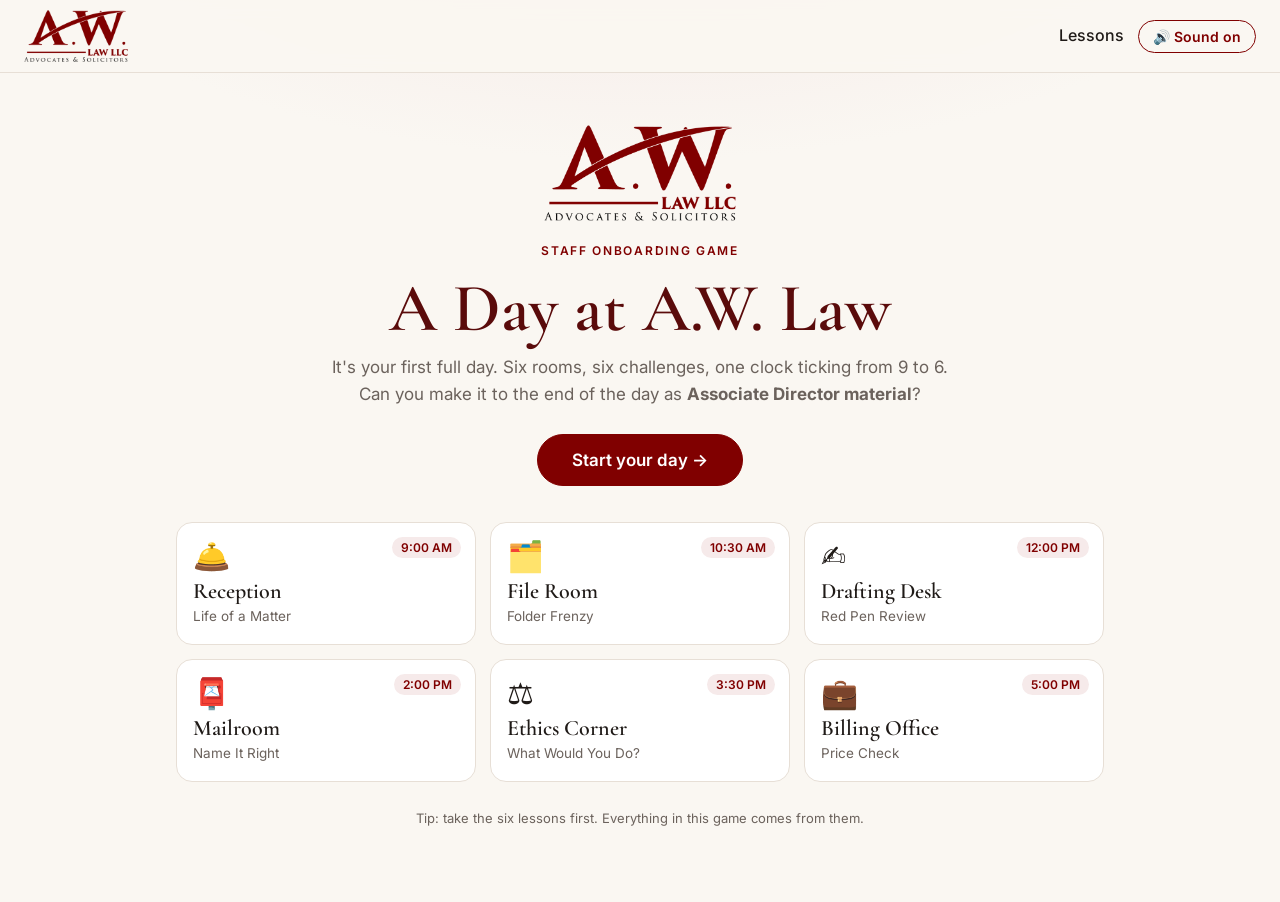
<file: game.html>
<!doctype html>
<html lang="en">
<head>
<meta charset="utf-8">
<meta name="viewport" content="width=device-width, initial-scale=1">
<title>A Day at A.W. Law</title>
<meta name="description" content="An onboarding game for new staff of A.W. Law LLC.">
<link rel="icon" type="image/png" href="assets/logo.png">
<link rel="preconnect" href="https://fonts.googleapis.com">
<link rel="preconnect" href="https://fonts.gstatic.com" crossorigin>
<link href="https://fonts.googleapis.com/css2?family=Cormorant+Garamond:wght@500;600;700&family=Inter:wght@400;500;600;700&display=swap" rel="stylesheet">
<link rel="stylesheet" href="styles.css?v=7">
<link rel="stylesheet" href="game.css?v=7">
</head>
<body class="game">
<header class="topbar">
  <a href="./" class="brand" aria-label="Back to onboarding"><img src="assets/logo.png" alt="A.W. Law LLC — Advocates &amp; Solicitors"></a>
  <nav class="topnav">
    <a href="./" class="navlink">Lessons</a>
    <button class="btn btn-ghost btn-sm" id="mute" type="button" aria-pressed="false">🔊 Sound on</button>
  </nav>
</header>

<div class="hud" id="hud" hidden>
  <div class="hud-clock"><span class="clock-face" id="clockFace"></span><b id="clock">9:00 AM</b></div>
  <div class="hud-room" id="hudRoom"></div>
  <div class="hud-stats">
    <span title="Streak" id="streak" class="streak"></span>
    <span class="score"><small>Score</small><b id="score">0</b></span>
  </div>
</div>

<main id="stage" class="stage" tabindex="-1"></main>

<script src="game.js?v=7"></script>
</body>
</html>
</file>
<file: styles.css>
:root{
  --maroon:#800000; --maroon-deep:#5a0b0b; --maroon-tint:#f6eaea;
  --paper:#faf7f2; --card:#ffffff; --ink:#1f1a17; --muted:#6b625c; --line:#e7dfd6;
  --ok:#1e6b45; --ok-tint:#e6f2eb; --bad:#a3261b; --bad-tint:#f9e7e5;
  --serif:"Cormorant Garamond", Georgia, "Times New Roman", serif;
  --sans:"Inter", system-ui, -apple-system, "Segoe UI", sans-serif;
  --mono: ui-monospace, "SFMono-Regular", Menlo, Consolas, monospace;
  --radius:14px;
}
*{box-sizing:border-box}
html{scroll-behavior:smooth}
body{margin:0;background:var(--paper);color:var(--ink);font:16px/1.6 var(--sans);-webkit-font-smoothing:antialiased}
a{color:var(--maroon)}
main{max-width:1040px;margin:0 auto;padding:28px 16px 64px;outline:none}

/* top bar */
.topbar{position:sticky;top:0;z-index:10;display:flex;align-items:center;justify-content:space-between;gap:12px;padding:10px 24px;background:rgba(250,247,242,.94);backdrop-filter:blur(8px);border-bottom:1px solid var(--line)}
.brand img{height:52px;display:block}
.topnav{display:flex;align-items:center;gap:14px;flex-wrap:wrap;justify-content:flex-end}
.navlink{text-decoration:none;font-weight:500;color:var(--ink)}
.who{font-size:13px;color:var(--muted)}
.who button{font:inherit;color:var(--maroon);background:none;border:0;padding:0;cursor:pointer;text-decoration:underline}

/* buttons */
.btn{display:inline-flex;align-items:center;justify-content:center;gap:8px;padding:11px 20px;border-radius:999px;border:1px solid var(--maroon);background:var(--maroon);color:#fff;font:600 15px var(--sans);text-decoration:none;cursor:pointer;transition:background .15s, transform .15s}
.btn:hover{background:var(--maroon-deep)}
.btn:active{transform:translateY(1px)}
.btn[disabled]{opacity:.45;cursor:not-allowed}
.btn-ghost{background:transparent;color:var(--maroon)}
.btn-ghost:hover{background:var(--maroon-tint)}
.btn-sm{padding:7px 14px;font-size:14px}

/* hero */
.hero{display:grid;grid-template-columns:1.3fr 1fr;gap:28px;align-items:center;margin:12px 0 30px}
.eyebrow{font:600 12px var(--sans);letter-spacing:.14em;text-transform:uppercase;color:var(--maroon)}
h1,h2,h3,h4{font-family:var(--serif);font-weight:600;line-height:1.15;margin:0}
h1{font-size:clamp(34px,5vw,52px);margin:6px 0 12px}
h2{font-size:clamp(28px,4vw,40px);margin:6px 0 10px}
h3{font-size:25px;margin:34px 0 10px;color:var(--maroon-deep)}
h4{font-size:21px}
.hero p{color:var(--muted);max-width:52ch;margin:0}
.progress-card{background:var(--card);border:1px solid var(--line);border-radius:var(--radius);padding:22px}
.progress-card .big{font:700 46px var(--serif);color:var(--maroon)}
.bar{height:8px;background:var(--line);border-radius:99px;overflow:hidden;margin:10px 0 8px}
.bar i{display:block;height:100%;background:var(--maroon);border-radius:99px;transition:width .5s}
.small{font-size:13px;color:var(--muted)}

/* lesson buttons */
.grid{display:grid;grid-template-columns:repeat(3,1fr);gap:16px}
.lcard{position:relative;display:flex;flex-direction:column;text-align:left;gap:8px;background:var(--card);border:1px solid var(--line);border-radius:var(--radius);padding:20px 20px 18px;cursor:pointer;font:inherit;color:inherit;transition:border-color .15s, box-shadow .15s, transform .15s;min-height:190px}
.lcard:hover{border-color:var(--maroon);box-shadow:0 8px 24px -14px rgba(128,0,0,.45);transform:translateY(-2px)}
.lcard .num{font:700 30px var(--serif);color:var(--maroon);line-height:1}
.lcard h4{font-size:23px}
.lcard p{margin:0;color:var(--muted);font-size:14px;flex:1}
.lcard .meta{display:flex;justify-content:space-between;align-items:center;font-size:13px;color:var(--muted)}
.badge{display:inline-block;padding:3px 10px;border-radius:99px;font:600 12px var(--sans)}
.badge.pass{background:var(--ok-tint);color:var(--ok)}
.badge.fail{background:var(--bad-tint);color:var(--bad)}
.badge.todo{background:var(--maroon-tint);color:var(--maroon)}
.lcard.leave{background:var(--maroon);color:#fff;border-color:var(--maroon)}
.lcard.leave .num,.lcard.leave p,.lcard.leave .meta{color:#f3dede}
.lcard.leave:hover{background:var(--maroon-deep)}

/* lesson page */
.crumbs{display:flex;gap:8px;flex-wrap:wrap;margin-bottom:18px}
.crumbs a{font-size:14px;text-decoration:none;padding:6px 12px;border-radius:99px;border:1px solid var(--line);color:var(--ink);background:var(--card)}
.crumbs a.on{background:var(--maroon);border-color:var(--maroon);color:#fff}
.lesson{background:var(--card);border:1px solid var(--line);border-radius:var(--radius);padding:34px clamp(18px,4vw,48px) 40px}
.lesson .lead{font-size:18px;color:#3b332e}
.lesson ul,.lesson ol{padding-left:22px}
.lesson li{margin:6px 0}
code{font:13.5px var(--mono);background:#f3eee7;padding:2px 6px;border-radius:5px;word-break:break-word}
mark{background:#fbe8b7;padding:0 3px;border-radius:3px}
.facts{display:grid;grid-template-columns:1fr 1fr;gap:10px}
.facts div{background:var(--paper);border:1px solid var(--line);border-radius:10px;padding:12px 14px}
.facts span{display:block;font:600 11px var(--sans);letter-spacing:.1em;text-transform:uppercase;color:var(--maroon)}
.cards3{display:grid;grid-template-columns:repeat(3,1fr);gap:12px}
.mini{background:var(--paper);border-left:3px solid var(--maroon);padding:12px 14px;border-radius:8px;font-size:14.5px}
.mini b{display:block;font:600 19px var(--serif);margin-bottom:4px}
.callout{margin:24px 0 0;background:var(--maroon-tint);border-left:4px solid var(--maroon);padding:14px 18px;border-radius:8px}
.letter-anatomy{border:1px solid var(--line);border-radius:12px;overflow:hidden}
.la-row{display:grid;grid-template-columns:170px 1fr;gap:16px;padding:12px 16px;border-top:1px solid var(--line)}
.la-row:first-child{border-top:0}
.la-row:nth-child(odd){background:var(--paper)}
.la-row b{color:var(--maroon-deep)}
table.fees{width:100%;border-collapse:collapse;font-size:14.5px;margin:6px 0 10px}
.fees th,.fees td{text-align:left;padding:9px 12px;border-bottom:1px solid var(--line);vertical-align:top}
.fees th{font:600 12px var(--sans);letter-spacing:.06em;text-transform:uppercase;color:var(--maroon);background:var(--paper)}
.table-wrap{overflow-x:auto}
.prec{margin:26px 0;border:1px solid var(--line);border-radius:12px;padding:18px 18px 14px;position:relative}
.prec h4 small{display:block;font:500 13px var(--sans);color:var(--muted);margin-top:4px}
.prec .use{font-size:14.5px;color:#3b332e;margin:8px 0 10px}
.prec pre{white-space:pre-wrap;background:#fbf9f6;border:1px dashed #d9cfc4;border-radius:8px;padding:16px;font:13.5px/1.55 var(--mono);margin:0;overflow-x:auto}
.copy{position:absolute;top:16px;right:16px}
.code-grid{display:grid;grid-template-columns:1fr 1fr;gap:14px;margin-top:18px}
.code{position:relative;background:var(--paper);border:1px solid var(--line);border-radius:12px;padding:16px 16px 14px 58px}
.code span{position:absolute;left:16px;top:14px;width:30px;height:30px;border-radius:50%;background:var(--maroon);color:#fff;display:grid;place-items:center;font:700 15px var(--sans)}
.code p{margin:6px 0 0;font-size:14.5px}
.flow{display:flex;align-items:stretch;gap:8px;margin:18px 0}
.flow .step{flex:1;background:var(--paper);border:1px solid var(--line);border-top:3px solid var(--maroon);border-radius:10px;padding:12px 14px;font-size:14px}
.flow .step b{font:600 18px var(--serif);color:var(--maroon-deep)}
.flow .step p{margin:6px 0 0}
.flow .arrow{align-self:center;color:var(--maroon);font-size:20px}
.ack{display:flex;gap:12px;align-items:flex-start;margin-top:28px;padding:16px;border:1px solid var(--line);border-radius:10px;background:var(--paper);cursor:pointer}
.ack input{width:20px;height:20px;accent-color:var(--maroon);margin-top:3px;flex:none}
.lesson-foot{display:flex;justify-content:space-between;align-items:center;gap:12px;flex-wrap:wrap;margin-top:34px;padding-top:22px;border-top:1px solid var(--line)}

/* test */
.test-head{display:flex;justify-content:space-between;align-items:flex-end;gap:14px;flex-wrap:wrap;margin-bottom:14px}
.q{background:var(--card);border:1px solid var(--line);border-radius:12px;padding:18px 20px;margin:14px 0}
.q legend{font-weight:600;padding:0;margin-bottom:10px;display:flex;gap:10px}
.q legend .n{color:var(--maroon);font-family:var(--serif);font-size:20px;line-height:1.2}
.q fieldset{border:0;margin:0;padding:0}
.opt{display:flex;gap:10px;align-items:flex-start;padding:10px 12px;border:1px solid var(--line);border-radius:9px;margin:7px 0;cursor:pointer;transition:border-color .12s, background .12s}
.opt:hover{border-color:#cdb9b9}
.opt input{accent-color:var(--maroon);margin-top:4px;flex:none}
.opt.sel{border-color:var(--maroon);background:var(--maroon-tint)}
.opt.right{border-color:var(--ok);background:var(--ok-tint)}
.opt.wrong{border-color:var(--bad);background:var(--bad-tint)}
.q.miss{border-color:var(--bad)}
.q .verdict{font-size:13px;font-weight:600;margin-top:6px}
.result{border-radius:var(--radius);padding:26px;margin:6px 0 20px;text-align:center}
.result.pass{background:var(--ok-tint);border:1px solid #b9d9c6}
.result.fail{background:var(--bad-tint);border:1px solid #ecc2bd}
.result .score{font:700 64px/1 var(--serif)}
.result.pass .score{color:var(--ok)} .result.fail .score{color:var(--bad)}
.result .actions{display:flex;gap:10px;justify-content:center;flex-wrap:wrap;margin-top:16px}
.sticky-submit{position:sticky;bottom:12px;display:flex;justify-content:space-between;align-items:center;gap:12px;background:var(--card);border:1px solid var(--line);border-radius:999px;padding:8px 8px 8px 20px;box-shadow:0 10px 30px -18px rgba(0,0,0,.4);margin-top:20px}

/* sign-in + certificate */
.signin{max-width:520px;margin:30px auto;background:var(--card);border:1px solid var(--line);border-radius:var(--radius);padding:34px}
.signin img{height:90px;display:block;margin:0 auto 18px}
.signin label{display:block;font-weight:600;font-size:14px;margin:16px 0 6px}
.signin input{width:100%;padding:12px 14px;border:1px solid var(--line);border-radius:10px;font:inherit;background:var(--paper)}
.signin input:focus{outline:2px solid var(--maroon);outline-offset:1px}
.err{color:var(--bad);font-size:14px;margin-top:10px;min-height:1em}
.cert{margin:34px 0 0;background:var(--card);border:2px solid var(--maroon);outline:1px solid var(--maroon);outline-offset:-8px;border-radius:6px;padding:40px 28px;text-align:center}
.cert img{height:80px}
.cert .name{font:600 36px var(--serif);color:var(--maroon);margin:8px 0}
.toast{position:fixed;left:50%;bottom:22px;transform:translateX(-50%);background:var(--ink);color:#fff;padding:10px 18px;border-radius:99px;font-size:14px;opacity:0;transition:opacity .2s;pointer-events:none;z-index:20}
.toast.show{opacity:1}

.foot{max-width:1040px;margin:0 auto;padding:22px 16px 36px;border-top:1px solid var(--line);display:flex;justify-content:space-between;gap:12px;flex-wrap:wrap;font-size:12.5px;color:var(--muted)}

@media (max-width:860px){
  .grid{grid-template-columns:1fr 1fr}
  .hero{grid-template-columns:1fr}
  .cards3,.code-grid,.facts{grid-template-columns:1fr}
  .flow{flex-direction:column}.flow .arrow{transform:rotate(90deg)}
}
@media (max-width:560px){
  .grid{grid-template-columns:1fr}
  .topbar{padding:8px 16px}
  .brand img{height:40px}
  .who{display:none}
  .la-row{grid-template-columns:1fr;gap:4px}
  .copy{position:static;margin-top:8px}
  .lesson{padding:24px 16px 28px}
}
@media print{
  .topbar,.foot,.crumbs,.lesson-foot,.copy,.btn{display:none !important}
  body{background:#fff}
}
a.lcard{text-decoration:none}
.result,.q{scroll-margin-top:90px}
/* precedent templates: Arial 11 letter layout */
.tpl-page{font-family:Arial, Helvetica, sans-serif;color:#111;background:#fff;border:1px solid #d9cfc4;border-radius:4px;padding:36px 56px 24px;box-shadow:0 6px 22px -14px rgba(0,0,0,.35);max-width:794px;margin:0 auto}
.tpl{font-size:11pt;line-height:1.4;padding:26px 0 30px}
.lh{display:flex;justify-content:space-between;gap:24px;align-items:flex-start}
.lh img{width:170px;height:auto;margin-top:4px}
.lh-info{font-size:8pt;line-height:1.35;color:#222;min-width:0}
.lh-info table{border-collapse:collapse}
.lh-info td{padding:0 6px 0 0;vertical-align:top}
.lh-fax{font-size:6.5pt}
.lh-foot{border-top:1px solid #ccc;padding-top:6px;font-size:7pt;color:#222}
.lh-pg{text-align:right;margin-bottom:10px;font-size:7.5pt;color:#555}
.lh-foot p{margin:0;text-align:justify}
.tpl p{margin:0}
.tpl .gap{height:11pt}
.tpl .np,.tpl .sp{display:flex;text-align:justify}
.tpl .np .lbl{flex:0 0 36px}
.tpl .sp{padding-left:36px}
.tpl .sp .lbl{flex:0 0 36px}
.tpl mark{background:#fbe8b7;padding:0;border-radius:2px}
.prec-actions{display:flex;gap:8px;flex-wrap:wrap;margin:0 0 12px}
@media (max-width:560px){.tpl-page{padding:20px 16px}.lh{flex-direction:column;gap:10px}.lh img{width:130px}}
/* e-signature */
.esign{margin-top:14px;padding:18px;border:1px solid var(--line);border-radius:10px;background:var(--card)}
.es-head{display:flex;justify-content:space-between;align-items:center;gap:10px;flex-wrap:wrap;margin-bottom:10px}
.es-head b{font:600 20px var(--serif);color:var(--maroon-deep)}
.es-pad{position:relative;height:160px;border:1.5px dashed #c9b8a8;border-radius:8px;background:#fff;touch-action:none}
.es-pad canvas{position:absolute;inset:0;width:100%;height:100%;cursor:crosshair;touch-action:none}
.es-pad.off{opacity:.45;pointer-events:none}
.es-pad .es-x{position:absolute;left:14px;bottom:26px;color:#9a8a7c;font-size:15px;pointer-events:none}
.es-pad::after{content:"";position:absolute;left:34px;right:20px;bottom:30px;border-bottom:1px solid #cdbfb2;pointer-events:none}
.es-hint{position:absolute;inset:0;display:grid;place-items:center;color:#b3a294;font:italic 22px var(--serif);pointer-events:none}
.es-row{display:grid;grid-template-columns:1fr 1fr;gap:12px;margin-top:12px}
.es-row label{font-size:13px;font-weight:600;color:var(--muted)}
.es-row input{display:block;width:100%;margin-top:4px;padding:9px 12px;border:1px solid var(--line);border-radius:8px;font:15px var(--sans);background:var(--paper);color:var(--ink)}
.es-actions{display:flex;justify-content:flex-end;gap:8px;margin-top:12px}
.es-signed{max-width:360px}
.es-signed img{display:block;width:100%;max-height:120px;object-fit:contain;object-position:left}
.es-line{border-top:1px solid #333;margin:2px 0 6px}
.es-meta{font-size:13px;color:var(--muted);margin-bottom:12px}
@media (max-width:560px){.es-row{grid-template-columns:1fr}}
.lcard.game-card{background:linear-gradient(135deg,#fff 0%,#fbf0e0 100%);border-color:#e8c98d}
.lcard.game-card:hover{border-color:var(--maroon)}
</file>
<file: game.css>
/* A Day at A.W. Law — game styles (builds on styles.css tokens) */
body.game{background:radial-gradient(1200px 600px at 50% -200px,#f3e3e3 0%,var(--paper) 60%)}
.stage{max-width:960px;margin:0 auto;padding:22px 16px 60px;outline:none;min-height:70vh}

/* HUD */
.hud{position:sticky;top:73px;z-index:9;max-width:960px;margin:12px auto 0;padding:10px 16px;display:flex;align-items:center;justify-content:space-between;gap:12px;background:var(--maroon-deep);color:#fff;border-radius:14px;box-shadow:0 10px 30px -18px rgba(90,11,11,.8)}
.hud-clock{display:flex;align-items:center;gap:10px;font-size:15px}
.clock-face{width:30px;height:30px;border-radius:50%;border:2px solid #f3dede;position:relative;flex:none}
.clock-face::before,.clock-face::after{content:"";position:absolute;left:50%;bottom:50%;width:2px;background:#fff;transform-origin:bottom center;border-radius:2px}
.clock-face::before{height:9px;transform:translateX(-50%) rotate(var(--h,0deg))}
.clock-face::after{height:12px;opacity:.75;transform:translateX(-50%) rotate(var(--m,0deg))}
.hud-room{font:600 19px var(--serif);text-align:center;flex:1}
.hud-stats{display:flex;align-items:center;gap:14px}
.score{display:flex;flex-direction:column;align-items:flex-end;line-height:1}
.score small{font-size:10px;letter-spacing:.12em;text-transform:uppercase;color:#f3dede}
.score b{font:700 24px var(--serif)}
.streak{font-size:14px;font-weight:600;color:#ffd98a;min-width:0}
.pop{animation:pop .35s ease}
@keyframes pop{50%{transform:scale(1.25)}}

/* title screen */
.title{text-align:center;padding:30px 0 10px}
.title .logo{height:96px}
.title h1{font-size:clamp(40px,7vw,68px);margin:12px 0 6px;color:var(--maroon-deep)}
.title .tag{color:var(--muted);max-width:56ch;margin:0 auto 26px;font-size:17px}
.map{display:grid;grid-template-columns:repeat(3,1fr);gap:14px;margin:26px 0}
.room{position:relative;background:var(--card);border:1px solid var(--line);border-radius:16px;padding:18px 16px 16px;text-align:left;overflow:hidden}
.room .ico{font-size:30px;line-height:1}
.room h4{font-size:22px;margin:8px 0 2px}
.room p{margin:0;font-size:13.5px;color:var(--muted)}
.room .time{position:absolute;top:14px;right:14px;font:600 12px var(--sans);color:var(--maroon);background:var(--maroon-tint);padding:3px 9px;border-radius:99px}
.room .stars{margin-top:8px;font-size:16px;letter-spacing:2px;color:#d9a520}
.room.done{border-color:#c9a8a8}
.best{font-size:14px;color:var(--muted);margin-top:10px}
.btn-xl{padding:15px 34px;font-size:17px}

/* level intro */
.intro{max-width:620px;margin:30px auto;text-align:center;background:var(--card);border:1px solid var(--line);border-radius:20px;padding:34px 26px}
.intro .ico{font-size:54px}
.intro h2{margin:8px 0 6px}
.intro .brief{color:#3b332e;font-size:16.5px}
.intro .rules{display:inline-block;text-align:left;margin:14px auto 22px;font-size:14.5px;color:var(--muted);padding-left:18px}
.speech{position:relative;background:var(--maroon-tint);border-radius:14px;padding:14px 18px;margin:16px 0 0;text-align:left;font-size:15px}
.speech b{color:var(--maroon-deep)}

/* shared game bits */
.prompt{text-align:center;margin:18px 0 6px}
.prompt h3{margin:0;color:var(--ink);font-size:clamp(22px,3.2vw,30px)}
.prompt p{margin:6px 0 0;color:var(--muted)}
.timer{height:8px;background:var(--line);border-radius:99px;overflow:hidden;margin:14px auto 18px;max-width:560px}
.timer i{display:block;height:100%;background:linear-gradient(90deg,var(--maroon),#c0392b);border-radius:99px;transition:width .1s linear}
.timer.low i{background:#e0731c}
.feedback{min-height:28px;text-align:center;font-weight:600;margin:10px 0}
.feedback.good{color:var(--ok)} .feedback.bad{color:var(--bad)}
.shake{animation:shake .4s}
@keyframes shake{20%,60%{transform:translateX(-7px)}40%,80%{transform:translateX(7px)}}
.flash-good{animation:fg .5s} @keyframes fg{0%{box-shadow:0 0 0 0 rgba(30,107,69,.6)}100%{box-shadow:0 0 0 14px rgba(30,107,69,0)}}

/* L1: order */
.order-slots{display:grid;gap:8px;max-width:620px;margin:0 auto 16px}
.slot{display:flex;align-items:center;gap:12px;min-height:50px;border:2px dashed #d7c7b8;border-radius:12px;padding:8px 14px;color:var(--muted);font-size:14.5px;background:rgba(255,255,255,.5)}
.slot .n{width:28px;height:28px;border-radius:50%;background:var(--line);display:grid;place-items:center;font-weight:700;color:#fff;flex:none}
.slot.filled{border-style:solid;border-color:var(--ok);background:var(--ok-tint);color:var(--ink)}
.slot.filled .n{background:var(--ok)}
.chips{display:flex;flex-wrap:wrap;gap:10px;justify-content:center;max-width:760px;margin:0 auto}
.chip{font:500 15px var(--sans);padding:12px 16px;border-radius:12px;border:1px solid var(--line);background:var(--card);cursor:pointer;box-shadow:0 2px 0 #e7dfd6;transition:transform .12s, border-color .12s;text-align:left;color:var(--ink)}
.chip:hover{transform:translateY(-2px);border-color:var(--maroon)}
.chip:disabled{opacity:.3;cursor:default;transform:none}

/* L2: sorting */
.sort-doc{max-width:420px;margin:6px auto 22px;background:#fff;border:1px solid var(--line);border-radius:12px;padding:20px 22px;text-align:center;box-shadow:0 14px 28px -20px rgba(0,0,0,.45);position:relative}
.sort-doc::before{content:"";position:absolute;top:0;right:0;border-width:0 22px 22px 0;border-style:solid;border-color:var(--paper) var(--paper) #e7dfd6 #e7dfd6;border-radius:0 12px 0 0}
.sort-doc .ico{font-size:34px}
.sort-doc b{display:block;font:600 22px var(--serif);margin-top:6px}
.sort-doc small{color:var(--muted)}
.sort-doc.fly{animation:fly .35s ease-in forwards}
@keyframes fly{to{transform:translateY(80px) scale(.6);opacity:0}}
.folders{display:grid;grid-template-columns:repeat(5,1fr);gap:10px;max-width:820px;margin:0 auto}
.folder{position:relative;cursor:pointer;border:0;background:none;padding:0;font:inherit;color:inherit}
.folder .tab{display:block;width:46%;height:12px;background:#e2b45c;border-radius:6px 6px 0 0;margin-left:8px}
.folder .body{display:flex;flex-direction:column;align-items:center;justify-content:center;gap:2px;height:82px;background:linear-gradient(#f2c76e,#e2b45c);border-radius:4px 10px 10px 10px;box-shadow:0 6px 12px -8px rgba(0,0,0,.4);transition:transform .12s}
.folder:hover .body{transform:translateY(-3px)}
.folder b{font-size:15px;color:#4a3410}
.folder small{font-size:11px;color:#6b5320;padding:0 6px;text-align:center;line-height:1.2}
.progress-dots{display:flex;gap:6px;justify-content:center;margin:0 0 14px}
.progress-dots i{width:10px;height:10px;border-radius:50%;background:var(--line)}
.progress-dots i.ok{background:var(--ok)} .progress-dots i.no{background:var(--bad)}

/* L3: spot the errors */
.paper{max-width:700px;margin:0 auto;background:#fff;border:1px solid #d9cfc4;border-radius:4px;padding:30px 40px;font:14.5px/1.6 Arial, Helvetica, sans-serif;color:#111;box-shadow:0 18px 40px -26px rgba(0,0,0,.5)}
.paper .lhrow{display:flex;justify-content:space-between;align-items:flex-start;border-bottom:1px solid #ddd;padding-bottom:10px;margin-bottom:14px}
.paper .lhrow img{height:46px}
.paper .lhrow span{font-size:10.5px;color:#555;text-align:right}
.paper p{margin:0 0 10px}
.seg{cursor:pointer;border-radius:3px;padding:1px 2px;transition:background .12s}
.seg:hover{background:#fdf1d3}
.seg.found{background:#fbd9d5;text-decoration:line-through wavy var(--bad);text-decoration-thickness:1px}
.seg.miss{animation:shake .35s}
.found-list{max-width:700px;margin:16px auto 0;display:grid;gap:8px}
.found-list div{background:var(--ok-tint);border-left:4px solid var(--ok);padding:8px 12px;border-radius:8px;font-size:14px}
.counter{display:flex;gap:6px;justify-content:center;margin:8px 0}
.counter i{font-style:normal;font-size:20px;opacity:.25}
.counter i.on{opacity:1}

/* L4/L6: two/three-choice rapid fire */
.duel{display:grid;grid-template-columns:1fr 1fr;gap:14px;max-width:780px;margin:0 auto}
.duel.three{grid-template-columns:repeat(3,1fr)}
.pick{display:flex;align-items:center;justify-content:center;text-align:center;min-height:110px;padding:16px;background:var(--card);border:2px solid var(--line);border-radius:16px;cursor:pointer;font:500 15.5px var(--sans);color:var(--ink);transition:transform .12s,border-color .12s;word-break:break-word}
.pick code{font-size:14px;background:none;padding:0}
.pick:hover{transform:translateY(-3px);border-color:var(--maroon)}
.pick.right{border-color:var(--ok);background:var(--ok-tint)}
.pick.wrong{border-color:var(--bad);background:var(--bad-tint)}
.pick:disabled{cursor:default;transform:none}
.why{max-width:700px;margin:14px auto 0;text-align:center;font-size:14.5px;color:#3b332e;min-height:22px}

/* L5: dilemma cards */
.card-deal{max-width:640px;margin:0 auto;perspective:1000px}
.dilemma{background:var(--card);border:1px solid var(--line);border-radius:18px;padding:24px;box-shadow:0 20px 40px -28px rgba(0,0,0,.5);animation:deal .35s ease}
@keyframes deal{from{transform:translateY(20px) rotate(-2deg);opacity:0}}
.dilemma .who-says{display:flex;gap:12px;align-items:center;margin-bottom:12px}
.avatar{width:44px;height:44px;border-radius:50%;display:grid;place-items:center;font-size:24px;background:var(--maroon-tint);flex:none}
.dilemma h3{margin:0;font-size:24px;color:var(--ink)}
.dilemma .scene{font-size:16px;color:#3b332e;margin:0 0 16px}
.choices{display:grid;gap:10px}
.choice{text-align:left;padding:13px 16px;border-radius:12px;border:1px solid var(--line);background:var(--paper);font:500 15px var(--sans);color:var(--ink);cursor:pointer;transition:border-color .12s}
.choice:hover{border-color:var(--maroon)}
.choice.right{border-color:var(--ok);background:var(--ok-tint)}
.choice.wrong{border-color:var(--bad);background:var(--bad-tint)}
.outcome{margin-top:14px;padding:12px 16px;border-radius:12px;font-size:14.5px}
.outcome.good{background:var(--ok-tint)} .outcome.bad{background:var(--bad-tint)}

/* level complete + finale */
.result-card{max-width:560px;margin:30px auto;text-align:center;background:var(--card);border:1px solid var(--line);border-radius:20px;padding:30px 24px}
.bigstars{font-size:46px;letter-spacing:6px;margin:6px 0}
.bigstars span{display:inline-block;color:#e0d6cc;transform:scale(.6);transition:transform .35s cubic-bezier(.3,1.6,.5,1),color .2s}
.bigstars span.lit{color:#e3ac22;transform:scale(1)}
.result-card .pts{font:700 40px var(--serif);color:var(--maroon)}
.tip{font-size:14px;color:var(--muted);margin:10px 0 18px}
.rank{font:700 34px var(--serif);color:var(--maroon-deep);margin:4px 0}
.badge-ring{width:120px;height:120px;margin:4px auto 6px;border-radius:50%;display:grid;place-items:center;font-size:58px;background:conic-gradient(var(--maroon) var(--p,0%),var(--line) 0);position:relative}
.badge-ring::after{content:"";position:absolute;inset:9px;border-radius:50%;background:var(--card)}
.badge-ring span{position:relative;z-index:1}
.summary{display:grid;grid-template-columns:repeat(3,1fr);gap:8px;margin:16px 0}
.summary div{background:var(--paper);border:1px solid var(--line);border-radius:10px;padding:8px;font-size:13px}
.summary b{display:block;font-size:12px;color:var(--maroon)}
.confetti{position:fixed;inset:0;pointer-events:none;z-index:30}

@media (max-width:760px){
  .map{grid-template-columns:1fr 1fr}
  .folders{grid-template-columns:repeat(3,1fr)}
  .duel.three{grid-template-columns:1fr}
  .summary{grid-template-columns:1fr 1fr}
}
@media (max-width:560px){
  .hud{top:57px;margin:8px 10px 0;padding:8px 12px}
  .hud-room{font-size:15px}
  .map{grid-template-columns:1fr}
  .duel{grid-template-columns:1fr}
  .pick{min-height:70px}
  .paper{padding:20px 16px;font-size:13.5px}
  .folders{grid-template-columns:repeat(3,1fr)}
}
@media (prefers-reduced-motion:reduce){*{animation:none !important;transition:none !important}}
.hud[hidden]{display:none}
.summary .st{display:block;color:#e3ac22;letter-spacing:2px;font-size:15px}
</file>
